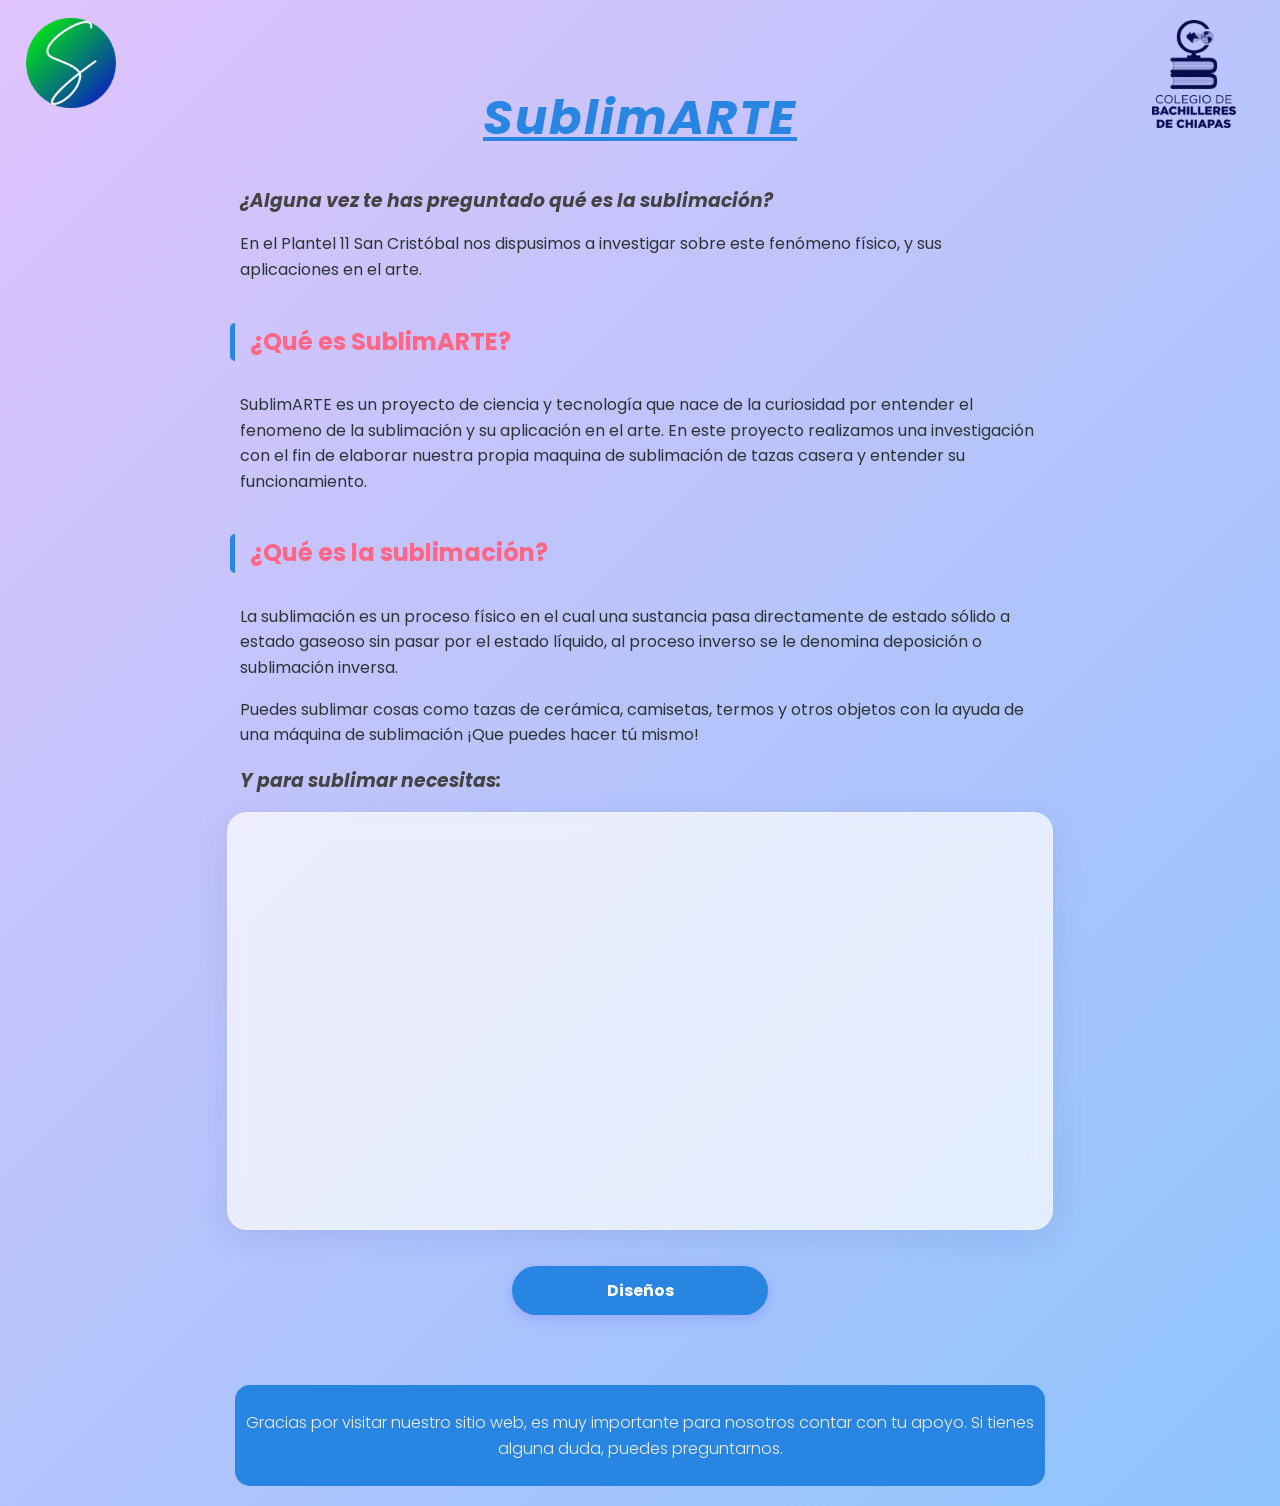
<file: index.html>
<!DOCTYPE html>
<html lang="es">
<head>
    <meta charset="UTF-8">
    <meta name="viewport" content="width=device-width, initial-scale=1.0">
    <link rel="stylesheet" href="styles.css">
    <link rel="icon" href="imgs/sublimarte-logo.png" type="image/png">
    <title>SublimARTE</title>
</head>
<body>
    <img src="imgs/cobach-chiapas-logo.png" alt="Logo de COBACH" class="logo_1">

    <img src="imgs/sublimarte-logo.png" alt="Logo de SublimARTE" class="logo_2">


    <h1>SublimARTE</h1>

    <h3>¿Alguna vez te has preguntado qué es la sublimación?</h3>
        <p>En el Plantel 11 San Cristóbal nos dispusimos a investigar sobre este fenómeno físico, y sus aplicaciones en el arte.</p>

    <h2>¿Qué es SublimARTE?</h2>
        <p>SublimARTE es un proyecto de ciencia y tecnología que nace de la curiosidad por entender el fenomeno de la sublimación y su aplicación en el arte. En este proyecto realizamos una investigación con el fin de elaborar nuestra propia maquina de sublimación de tazas casera y entender su funcionamiento.</p>

    <h2>¿Qué es la sublimación?</h2>
        <p>La sublimación es un proceso físico en el cual una sustancia pasa directamente de estado sólido a estado gaseoso sin pasar por el estado líquido, al proceso inverso se le denomina deposición o sublimación inversa.</p>
        <p>Puedes sublimar cosas como tazas de cerámica, camisetas, termos y otros objetos con la ayuda de una máquina de sublimación ¡Que puedes hacer tú mismo!</p>

    <h3>Y para sublimar necesitas:</h3>
    <ul>
        <li class="reveal">Tazas de cerámica para sublimación</li>
        <p class="reveal">Estas tazas tienen un recubrimiento de polímero</p>

        <li class="reveal">Hojas de impresión</li>
        <p class="reveal">Contienen la imagen que se va a sublimar</p>

        <li class="reveal">Prensas</li>
        <p class="reveal">Con ellas se aplica presión para transferir la imagen a la taza y evitar una mala calidad de impresión
        </p>

        <li class="reveal">Temperatura: 180°C</li>
        <p class="reveal">Con ayuda de un emisor de energía térmica como una resistencia electrica o un foco incandescente</p>

        <li class="reveal">180 Segundos</li>
        <p class="reveal">Es el tiempo necesario para que la tinta se adhiera a la taza despues de haber alcanzado los 180°C</p>
    </ul>

    <a href="ventas.html" class="boton-navegacion" title="Dirigir a Diseños">Diseños</a>

    <p class="recorda"> Gracias por visitar nuestro sitio web, es muy importante para nosotros contar con tu apoyo. Si tienes alguna duda, puedes preguntarnos.</p>


    <script>
        const observer = new IntersectionObserver((entries) => {
            entries.forEach((entry => {
                if (entry.isIntersecting) {
                    entry.target.classList.add('active');
                } else {
                    entry.target.classList.remove('active');
                }
            }));
        }, {
            threshold: 0.1
        });

        const elements = document.querySelectorAll('.reveal');
        elements.forEach((el) => observer.observe(el));
    </script>
</body>
</html>
</file>
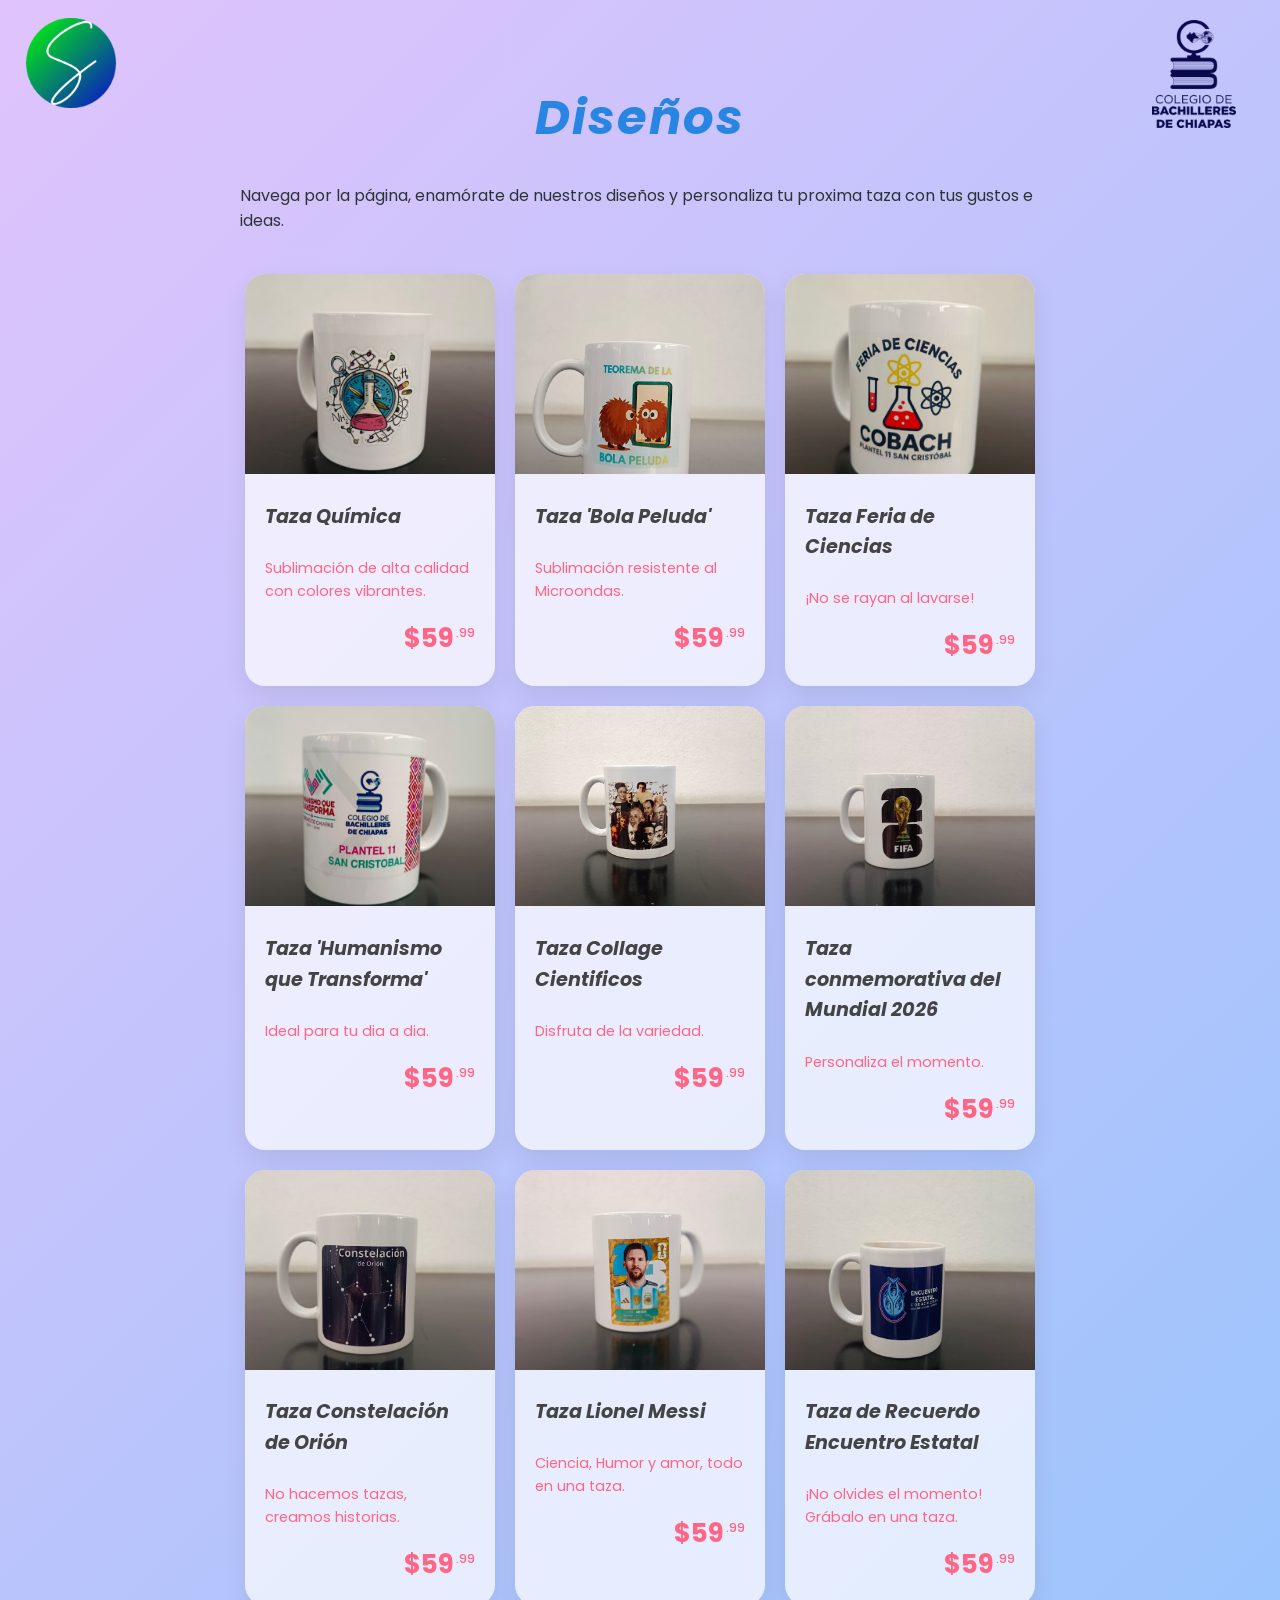
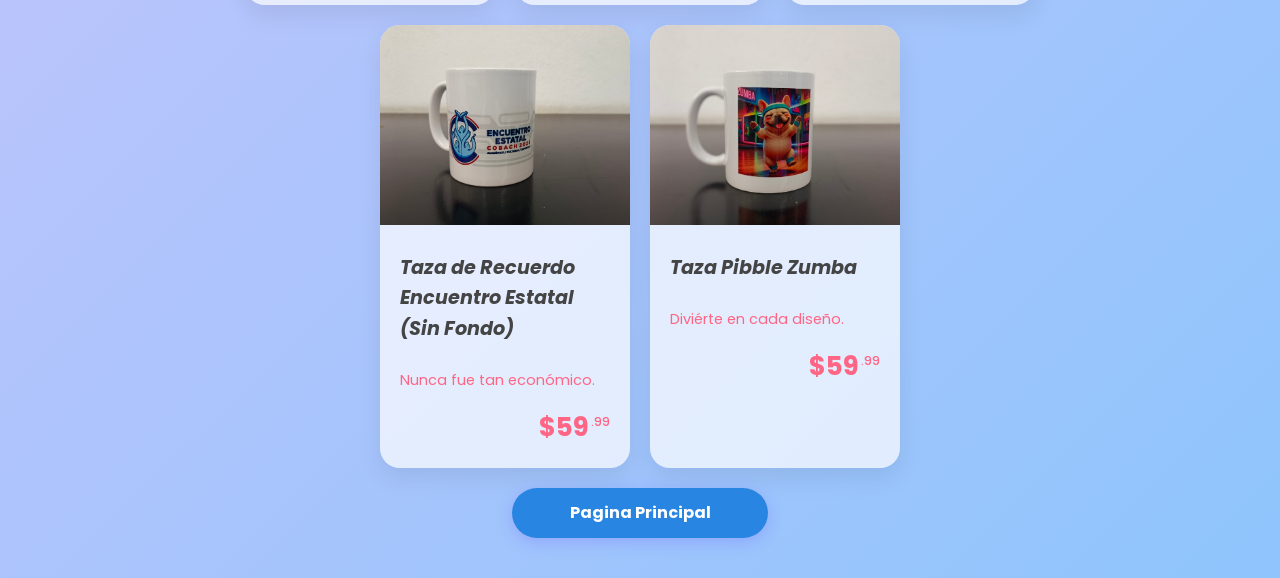
<file: ventas.html>
<!DOCTYPE html>
<html lang="es">
<head>
    <meta charset="UTF-8">
    <meta name="viewport" content="width=device-width, initial-scale=1.0">
    <link rel="stylesheet" href="styles.css">
    <link rel="icon" href="imgs/sublimarte-logo.png" type="image/png">
    <title>Diseños</title>
</head>
<body>
    <img src="imgs/cobach-chiapas-logo.png" alt="Logo de COBACH" class="logo_1">
    <img src="imgs/sublimarte-logo.png" alt="Logo de SublimARTE" class="logo_2">
    <h1 class="pag_2">Diseños</h1>
    <p>Navega por la página, enamórate de nuestros diseños y personaliza tu proxima taza con tus gustos e ideas.</p>

    <section class="catalogo">
        <div class="targeta-producto">
            <img src="imgs/tazas_diseños/Taza Diseño Quimica.jpeg" alt="Taza Diseño Química">
            <div class="info-producto">
                <h3>Taza Química</h3>
                <p>Sublimación de alta calidad con colores vibrantes.</p>
                <span class="precio">$59<sup>.99</sup></span>
            </div>
        </div>

        <div class="targeta-producto">
            <img src="imgs/tazas_diseños/Taza Diseño ´Bola Peluda'.jpeg" alt="Taza Diseño ´Bola Peluda'">
            <div class="info-producto">
                <h3>Taza 'Bola Peluda'</h3>
                <p>Sublimación resistente al Microondas.</p>
                <span class="precio">$59<sup>.99</sup></span>
            </div>
        </div>

        <div class="targeta-producto">
            <img src="imgs/tazas_diseños/Taza Diseño Feria de Ciencias.jpeg" alt="Taza Diseño Feria de Ciencias">
            <div class="info-producto">
                <h3>Taza Feria de Ciencias</h3>
                <p>¡No se rayan al lavarse!</p>
                <span class="precio">$59<sup>.99</sup></span>
            </div>
        </div>

        <div class="targeta-producto">
            <img src="imgs/tazas_diseños/Taza diseño 'Humanismo que transforma'.jpeg" alt="Taza diseño 'Humanismo que transforma'">
            <div class="info-producto">
                <h3>Taza 'Humanismo que Transforma'</h3>
                <p>Ideal para tu dia a dia.</p>
                <span class="precio">$59<sup>.99</sup></span>
            </div>
        </div>

        <div class="targeta-producto">
            <img src="imgs/tazas_diseños/Taza Diseño Collage Ciencia.jpg" alt="Taza Diseño Collage Ciencia">
            <div class="info-producto">
                <h3>Taza Collage Cientificos</h3>
                <p>Disfruta de la variedad.</p>
                <span class="precio">$59<sup>.99</sup></span>
            </div>
        </div>

        <div class="targeta-producto">
            <img src="imgs/tazas_diseños/Taza  Diseño Conmemorativa Mundial.jpg" alt="Taza Diseño Conmemorativa Mundial">
            <div class="info-producto">
                <h3>Taza conmemorativa del Mundial 2026</h3>
                <p>Personaliza el momento.</p>
                <span class="precio">$59<sup>.99</sup></span>
            </div>
        </div>

        <div class="targeta-producto">
            <img src="imgs/tazas_diseños/Taza Diseño Const Orion.jpg" alt="Taza Diseño Const Orión">
            <div class="info-producto">
                <h3>Taza Constelación de Orión</h3>
                <p>No hacemos tazas, creamos historias.</p>
                <span class="precio">$59<sup>.99</sup></span>
            </div>
        </div>

        <div class="targeta-producto">
            <img src="imgs/tazas_diseños/Taza Diseño Mundial Messi.jpg" alt="Taza Diseño Mundial Messi">
            <div class="info-producto">
                <h3>Taza Lionel Messi</h3>
                <p>Ciencia, Humor y amor, todo en una taza.</p>
                <span class="precio">$59<sup>.99</sup></span>
            </div>
        </div>

        <div class="targeta-producto">
            <img src="imgs/tazas_diseños/Taza Diseño Encuentro Estatal c⁄f.jpg" alt="Taza Diseño Encuentro Estatal c⁄f">
            <div class="info-producto">
                <h3>Taza de Recuerdo Encuentro Estatal</h3>
                <p>¡No olvides el momento! Grábalo en una taza.</p>
                <span class="precio">$59<sup>.99</sup></span>
            </div>
        </div>

        <div class="targeta-producto">
            <img src="imgs/tazas_diseños/Taza Diseño Encuentro Estatal s⁄f.jpg" alt="Taza Diseño Encuentro Estatal s/f">
            <div class="info-producto">
                <h3>Taza de Recuerdo Encuentro Estatal (Sin Fondo)</h3>
                <p>Nunca fue tan económico.</p>
                <span class="precio">$59<sup>.99</sup></span>
            </div>
        </div>

        <div class="targeta-producto">
            <img src="imgs/tazas_diseños/Taza Diseño Pibble  Zumba.jpg" alt="Taza Diseño Pibble  Zumba">
            <div class="info-producto">
                <h3>Taza Pibble Zumba</h3>
                <p>Diviérte en cada diseño.</p>
                <span class="precio">$59<sup>.99</sup></span>
            </div>
        </div>
    </section>

    <a href="index.html" class="boton-navegacion" title="Volver a la Página Principal">Pagina Principal</a>
</body>
</html>
</file>
<file: styles.css>
@import url('https://fonts.googleapis.com/css2?family=Poppins:wght@300;400;700&display=swap');

:root {
    --color-primario: #2985e2;
    --color-secundario: #ff6584;
    --fondo: #eee;
    --texto: #2d3436;
    --blanco: rgba(255, 255, 255, 0.7);
}

html {
    background: linear-gradient(135deg, #e0c3fc, #8ec5fc 100%);
    min-height: 100%;
}

body {
    font-family: 'Poppins', sans-serif;
    background: transparent;
    margin: 0;
    color: var(--texto);
    line-height: 1.6;
    margin: 0;
    padding: 20px;
    display: flex;
    flex-direction: column;
    align-items: center;
}

/* Contenedor invisible para limitar el ancho en pantallas grandes */
body > * {
    max-width: 800px;
    width: 100%;
}

h1 {
    color: var(--color-primario);
    font-size: 3rem;
    text-align: center;
    text-decoration: underline;
    font-style: italic;
    letter-spacing: 2px;
    margin-top: 60px;
    margin-bottom: 10px;
}

.pag_2 {
    color: var(--color-primario);
    font-size: 3rem;
    text-align: center;
    text-decoration: none;
    font-style: italic;
    letter-spacing: 2px;
    margin-top: 60px;
    margin-bottom: 10px;
}

h2 {
    color: var(--color-secundario);
    border-left: 5px solid var(--color-primario);
    border-radius: 5px;
    padding-left: 15px;
    margin-top: 40px;
    margin-bottom: 15px;
}

h3 {
    color: #444;
    font-style: italic;
    margin-bottom: 0;
}

p {
    margin-bottom: 0;
}

/* Estilizando la lista de materiales */
ul {
    background: var(--blanco);
    backdrop-filter: blur(10px);
    padding: 20px 12px;
    border: 1px solid rgba(255, 255, 255, 0.3);
    border-radius: 20px;
    box-shadow: 0 8px 32px 0 rgba(31, 38, 135, 0.1);
    list-style: none;
}

ul li {
    font-weight: 700;
    color: var(--color-primario);
    font-size: 1.2rem;
    margin-top: 20px;
}

ul p {
    font-weight: 400;
    color: #636e72;
    font-size: 0.95rem;
    margin: 0 5px;
}

/* Clase especial para el pie de página */
.recorda {
    background: var(--color-primario);
    color: #eee;
    padding: 25px 5px;
    border-radius: 15px;
    text-align: center;
    margin-top: 50px;
    font-weight: 300;
}

.reveal {
    opacity: 0;
    transform: translateY(20px);
    transition: all 0.6s ease-out;
}

.reveal.active {
    opacity: 1;
    transform: translateY(0);
}

.logo_1 {
    width: 20%;
    max-width: 120px;
    height: auto;
    position: absolute;
    top: 1.5%;
    right: 2%;
}

.logo_2 {
    width: 18%;
    max-width: 90px;
    height: auto;
    position: absolute;
    top: 2%;
    left: 2%;
}

.catalogo {
    display: flex;
    flex-wrap: wrap;
    gap: 20px;
    justify-content: center;
    margin-top: 40px;
}

.targeta-producto{
    background: var(--blanco);
    border-radius: 20px;
    overflow: hidden;
    box-shadow: 0 10px 25px rgba(0, 0, 0, 0.08);
    width: 250px;
    transition: transform 0.3s ease;
}

.targeta-producto :hover {
    transform: translateY(-5px);
}

.targeta-producto img {
    width: 100%;
    height: 200px;
    object-fit: cover;
}

.info-producto {
    padding: 20px;
    display: flex;
    flex-direction: column;
    align-items: flex-start;
}

.info-producto h3 {
    margin: 0 0 10px 0;
    font-size: 1.2rem;
}

.info-producto p {
    font-size: 0.9rem;
    color: var(--color-secundario);
}

.precio {
    font-weight: 700;
    color: var(--color-secundario);
    font-size: 1.6rem;
    margin-top: 15px;
    align-self: flex-end;
}

.precio sup {
    font-size: 0.8rem;
    text-decoration: none;
    vertical-align: 10px;
    margin-left: 2px;
    font-weight: 500;
}

.boton-navegacion {
    height: auto;
    width: 200px;
    display: inline-block;
    padding: 12px 28px;
    background-color: var(--color-primario);
    color: white !important;
    text-decoration: none;
    font-weight: 700;
    font-size: 1rem;
    border-radius: 50px;
    box-shadow: 0 4px 15px rgba(108, 99, 255, 0.3);
    transition: all 0.3s ease;
    margin: 20px 0;
    text-align: center;
}

.boton-navegacion:hover {
    background-color: var(--color-secundario);
    box-shadow: 0 6px 20px rgba(255, 101, 132, 0.4);
    transform: translateY(-3px);
    cursor: pointer;
}
</file>
